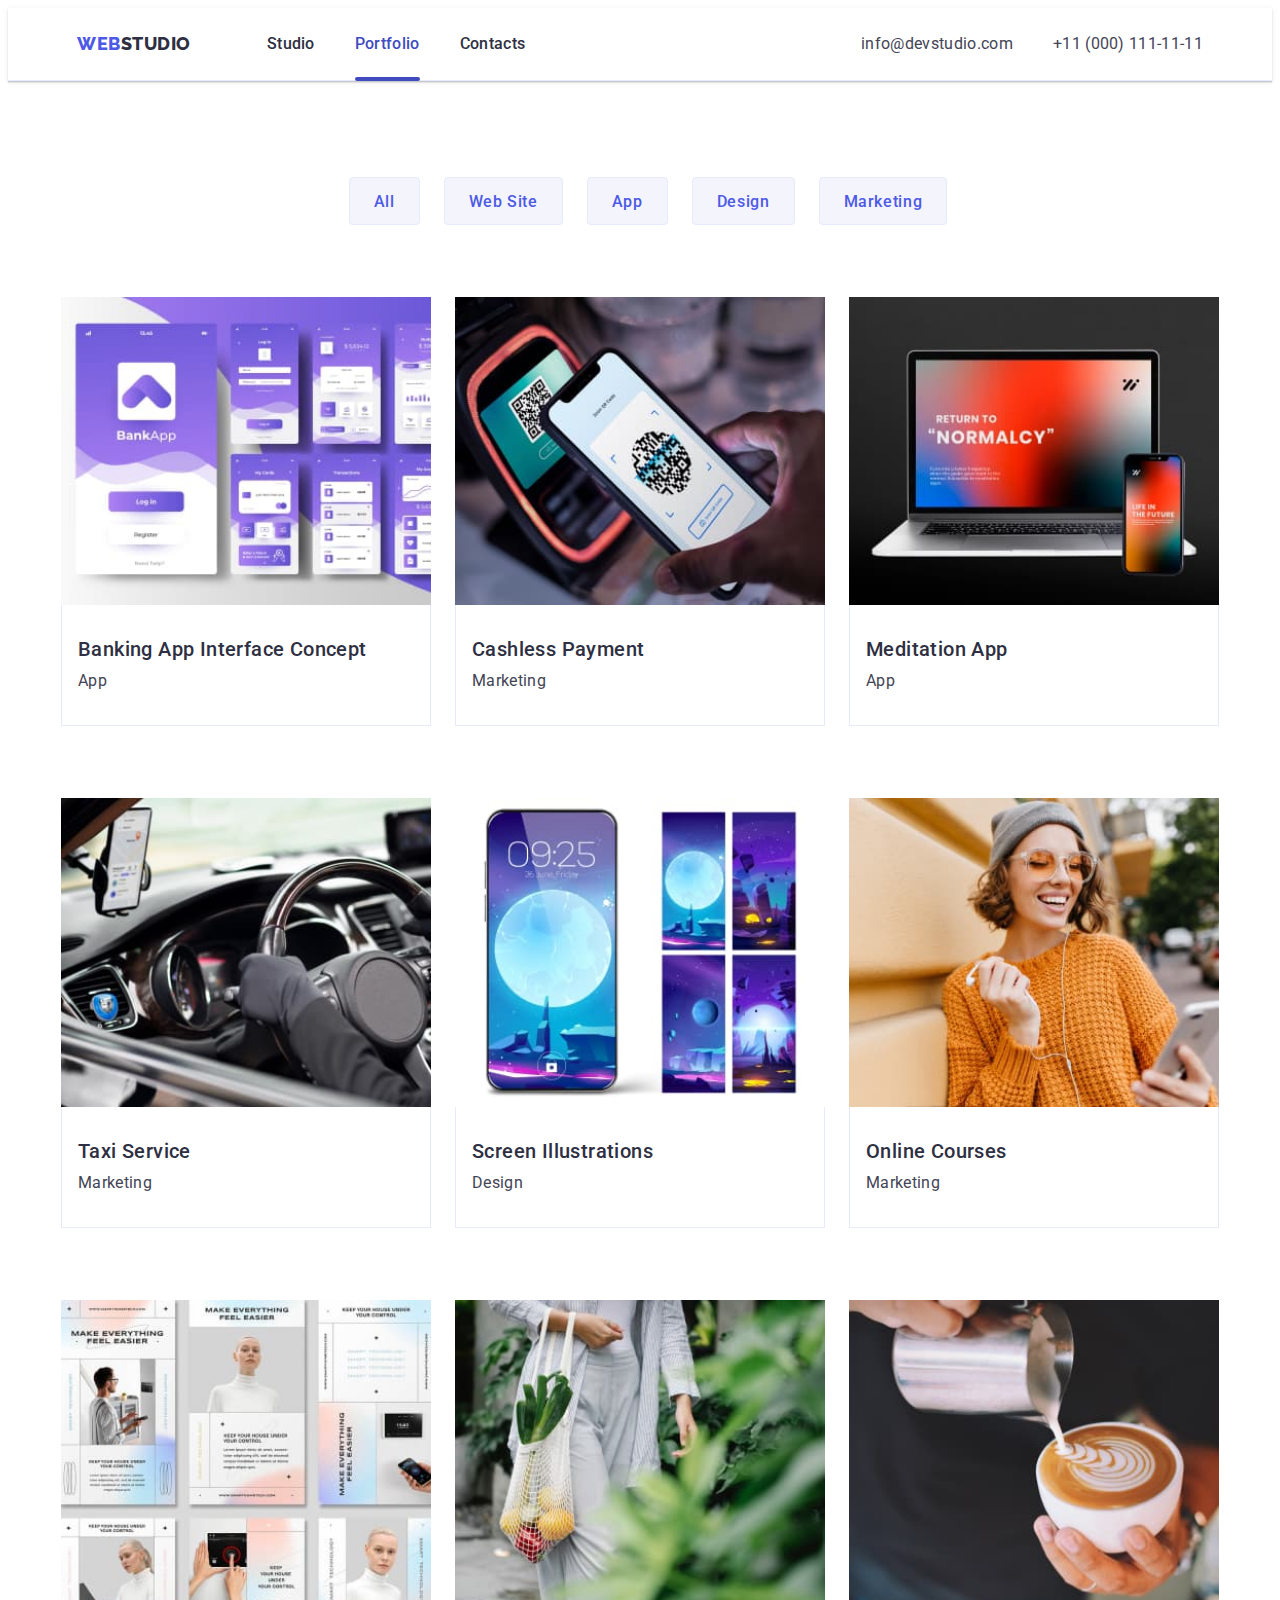
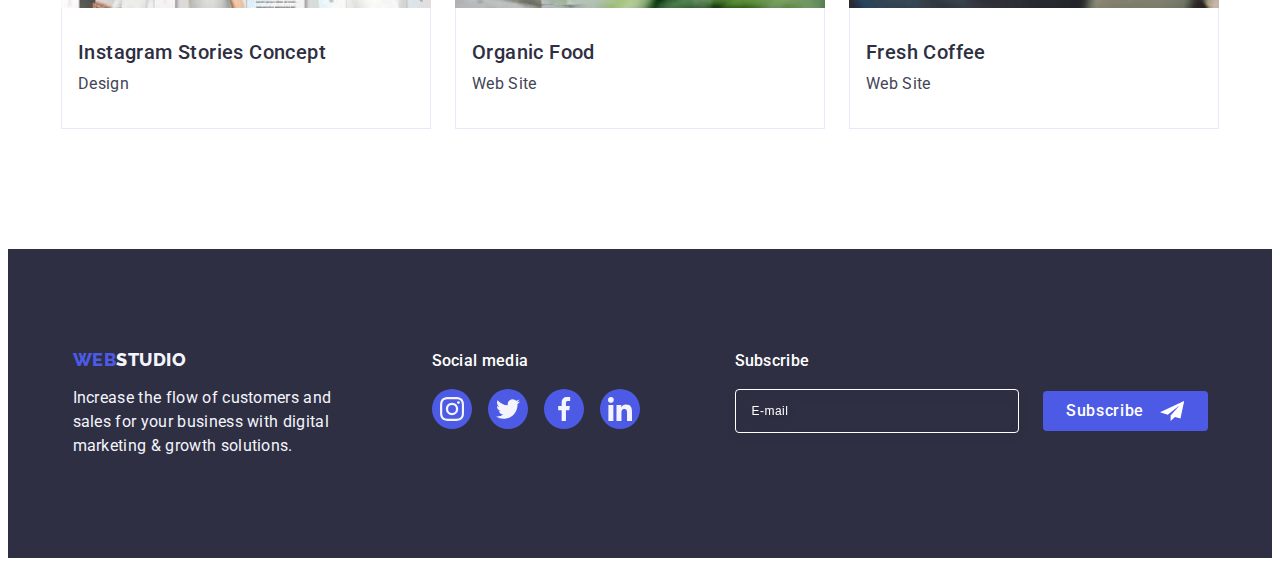
<file: portfolio.html>
<!DOCTYPE html>
<html lang="en">
  <head>
    <meta charset="UTF-8" />
    <meta http-equiv="X-UA-Compatible" content="IE=edge" />
    <meta name="viewport" content="width=device-width, initial-scale=1.0" />
    <link
      rel="stylesheet"
      href="https://cdnjs.cloudflare.com/ajax/libs/modern-normalize/2.0.0/modern-normalize.min.css"
      integrity="sha512-4xo8blKMVCiXpTaLzQSLSw3KFOVPWhm/TRtuPVc4WG6kUgjH6J03IBuG7JZPkcWMxJ5huwaBpOpnwYElP/m6wg=="
      crossorigin="anonymous"
      referrerpolicy="no-referrer"
    />
    <link rel="preconnect" href="https://fonts.googleapis.com" />
    <link rel="preconnect" href="https://fonts.gstatic.com" crossorigin />
    <link
      href="https://fonts.googleapis.com/css2?family=Montserrat:wght@400;700&family=Raleway:wght@800&family=Tangerine:wght@700&display=swap"
      rel="stylesheet"
    />
    <link
      href="https://fonts.googleapis.com/css2?family=Montserrat:wght@400;700&family=Roboto:wght@400;500;700&family=Tangerine:wght@700&display=swap"
      rel="stylesheet"
    />
    <link rel="stylesheet" href="./css/styles.css" />
    <title>Portfolio</title>
  </head>

  <body>
    <header class="hed">
      <div class="main-hed container">
        <nav class="logo-hed">
          <a class="logo link-head" href="./index.html"
            >Web<span class="part-logo">Studio</span></a
          >

          <ul class="list">
            <li>
              <a class="list-menu link" href="./index.html">Studio</a>
            </li>
            <li>
              <a class="list-menu link current" href="./portfolio.html"
                >Portfolio</a
              >
            </li>
            <li>
              <a class="list-menu link" href="">Contacts</a>
            </li>
          </ul>
        </nav>
        <address class="text-add">
          <ul class="list">
            <li>
              <a class="list-contacts link" href="mailto:info@devstudio.com"
                >info@devstudio.com</a
              >
            </li>
            <li>
              <a class="list-contacts link" href="tel:+110001111111"
                >+11 (000) 111-11-11</a
              >
            </li>
          </ul>
        </address>
      </div>
    </header>
    <main>
      <section class="main-text">
        <div class="container">
          <h1 class="visually-hidden">Buttons</h1>
          <ul class="list but">
            <li>
              <button class="hero-port" type="button">All</button>
            </li>
            <li>
              <button class="hero-port" type="button">Web Site</button>
            </li>
            <li>
              <button class="hero-port" type="button">App</button>
            </li>
            <li>
              <button class="hero-port" type="button">Design</button>
            </li>
            <li>
              <button class="hero-port" type="button">Marketing</button>
            </li>
          </ul>

          <ul class="list main">
            <li class="list-name-portfolio link">
              <a class="link-card-portfolio" href="">
                <div class="container-hidden">
                  <img
                    src="./images/hw02-1.jpg"
                    width="360"
                    height="300"
                    alt="Banking App"
                  />

                  <p class="hidden-text">
                    14 Stylish and User-Friendly App Design Concepts · Task
                    Manager App · Calorie Tracker App · Exotic Fruit Ecommerce
                    App · Cloud Storage App
                  </p>
                </div>
                <div class="bord">
                  <h2 class="name-header">Banking App Interface Concept</h2>
                  <p class="text-header">App</p>
                </div>
              </a>
            </li>
            <li class="list-name-portfolio link">
              <a class="link-card-portfolio" href="">
                <div class="container-hidden">
                  <img
                    src="./images/hw02-2.jpg"
                    width="360"
                    height="300"
                    alt="Cashless Payment"
                  />
                  <p class="hidden-text">
                    14 Stylish and User-Friendly App Design Concepts · Task
                    Manager App · Calorie Tracker App · Exotic Fruit Ecommerce
                    App · Cloud Storage App
                  </p>
                </div>
                <div class="bord">
                  <h2 class="name-header">Cashless Payment</h2>
                  <p class="text-header">Marketing</p>
                </div>
              </a>
            </li>
            <li class="list-name-portfolio link">
              <a class="link-card-portfolio" href="">
                <div class="container-hidden">
                  <img
                    src="./images/hw02-3.jpg"
                    width="360"
                    height="300"
                    alt="Meditation App"
                  />
                  <p class="hidden-text">
                    14 Stylish and User-Friendly App Design Concepts · Task
                    Manager App · Calorie Tracker App · Exotic Fruit Ecommerce
                    App · Cloud Storage App
                  </p>
                </div>
                <div class="bord">
                  <h2 class="name-header">Meditation App</h2>
                  <p class="text-header">App</p>
                </div>
              </a>
            </li>
            <li class="list-name-portfolio link">
              <a class="link-card-portfolio" href="">
                <div class="container-hidden">
                  <img
                    src="./images/hw02-4.jpg"
                    width="360"
                    height="300"
                    alt="Taxi Service"
                  />
                  <p class="hidden-text">
                    14 Stylish and User-Friendly App Design Concepts · Task
                    Manager App · Calorie Tracker App · Exotic Fruit Ecommerce
                    App · Cloud Storage App
                  </p>
                </div>
                <div class="bord">
                  <h2 class="name-header">Taxi Service</h2>
                  <p class="text-header">Marketing</p>
                </div>
              </a>
            </li>
            <li class="list-name-portfolio link">
              <a class="link-card-portfolio" href="">
                <div class="container-hidden">
                  <img
                    src="./images/hw02-5.jpg"
                    width="360"
                    height="300"
                    alt="Screen Illustrations"
                  />
                  <p class="hidden-text">
                    14 Stylish and User-Friendly App Design Concepts · Task
                    Manager App · Calorie Tracker App · Exotic Fruit Ecommerce
                    App · Cloud Storage App
                  </p>
                </div>
                <div class="bord">
                  <h2 class="name-header">Screen Illustrations</h2>
                  <p class="text-header">Design</p>
                </div>
              </a>
            </li>
            <li class="list-name-portfolio link">
              <a class="link-card-portfolio" href="">
                <div class="container-hidden">
                  <img
                    src="./images/hw02-6.jpg"
                    width="360"
                    height="300"
                    alt="Online Courses"
                  />
                  <p class="hidden-text">
                    14 Stylish and User-Friendly App Design Concepts · Task
                    Manager App · Calorie Tracker App · Exotic Fruit Ecommerce
                    App · Cloud Storage App
                  </p>
                </div>
                <div class="bord">
                  <h2 class="name-header">Online Courses</h2>
                  <p class="text-header">Marketing</p>
                </div>
              </a>
            </li>
            <li class="list-name-portfolio link">
              <a class="link-card-portfolio" href="">
                <div class="container-hidden">
                  <img
                    src="./images/hw02-7.jpg"
                    width="360"
                    height="300"
                    alt="Instagram Stories"
                  />
                  <p class="hidden-text">
                    14 Stylish and User-Friendly App Design Concepts · Task
                    Manager App · Calorie Tracker App · Exotic Fruit Ecommerce
                    App · Cloud Storage App
                  </p>
                </div>
                <div class="bord">
                  <h2 class="name-header">Instagram Stories Concept</h2>
                  <p class="text-header">Design</p>
                </div>
              </a>
            </li>
            <li class="list-name-portfolio link">
              <a class="link-card-portfolio" href="">
                <div class="container-hidden">
                  <img
                    src="./images/hw02-8.jpg"
                    width="360"
                    height="300"
                    alt="Organic Food"
                  />
                  <p class="hidden-text">
                    14 Stylish and User-Friendly App Design Concepts · Task
                    Manager App · Calorie Tracker App · Exotic Fruit Ecommerce
                    App · Cloud Storage App
                  </p>
                </div>
                <div class="bord">
                  <h2 class="name-header">Organic Food</h2>
                  <p class="text-header">Web Site</p>
                </div>
              </a>
            </li>
            <li class="list-name-portfolio link">
              <a class="link-card-portfolio" href="">
                <div class="container-hidden">
                  <img
                    src="./images/hw02-9.jpg"
                    width="360"
                    height="300"
                    alt="Fresh Coffee"
                  />
                  <p class="hidden-text">
                    14 Stylish and User-Friendly App Design Concepts · Task
                    Manager App · Calorie Tracker App · Exotic Fruit Ecommerce
                    App · Cloud Storage App
                  </p>
                </div>
                <div class="bord">
                  <h2 class="name-header">Fresh Coffee</h2>
                  <p class="text-header">Web Site</p>
                </div>
              </a>
            </li>
          </ul>
        </div>
      </section>
    </main>
    <footer class="foot-sect">
      <div class="container foot">
        <div class="foot-one">
          <a class="logo link" href="./index.html"
            >Web<span class="foot-part-logo">Studio</span></a
          >
          <p class="text-footer">
            Increase the flow of customers and sales for your business with
            digital marketing & growth solutions.
          </p>
        </div>
        <div class="foot-two">
          <p class="foot-two-text">Social media</p>
          <ul class="link-foot">
            <li class="foot-icon">
              <a class="foot-icon-link" href="">
                <svg class="foot-two-icon" width="24" height="24">
                  <use href="./images/icons.svg#icon-instagram"></use>
                </svg>
              </a>
            </li>
            <li class="foot-icon">
              <a class="foot-icon-link" href="">
                <svg class="foot-two-icon" width="24" height="24">
                  <use href="./images/icons.svg#icon-twitter"></use>
                </svg>
              </a>
            </li>
            <li class="foot-icon">
              <a class="foot-icon-link" href="">
                <svg class="foot-two-icon" width="24" height="24">
                  <use href="./images/icons.svg#icon-facebook"></use>
                </svg>
              </a>
            </li>
            <li class="foot-icon">
              <a class="foot-icon-link" href="">
                <svg class="foot-two-icon" width="24" height="24">
                  <use href="./images/icons.svg#icon-linkedin"></use>
                </svg>
              </a>
            </li>
          </ul>
        </div>
        <div class="container-subscribe">
          <p class="text-subscribe">Subscribe</p>
          <form class="form-subscribe">
            <label class="label-subscribe">
              <input
                name="subscribe"
                type="email"
                placeholder="E-mail"
                class="input-subscribe"
            /></label>
            <button type="submit" class="button-subscribe">
              Subscribe
              <svg class="svg-subscribe" width="24" height="24">
                <use href="./images/icons.svg#icon-send"></use>
              </svg>
            </button>
          </form>
        </div>
      </div>
    </footer>
  </body>
</html>
</file>
<file: css/styles.css>
/*---------General-----------------*/
:root {
  --color-grey: #434455;
  --color-blue: #4d5ae5;
  --color-darkgrey: #2e2f42;
  --color-button: #f4f4fd;
  --color-dark-blue: #404bbf;
  --color-white: #ffffff;
  --color-light-grey: #8e8f99;
}

body {
  font-family: 'Roboto', sans-serif;
  color: var(--color-grey);
  background-color: var(--color-white);
}

.visually-hidden {
  position: absolute;
  width: 1px;
  height: 1px;
  margin: -1px;
  border: 0;
  padding: 0;
  white-space: nowrap;
  clip-path: inset(100%);
  clip: rect(0 0 0 0);
  overflow: hidden;
}

h1,
h2,
h3,
h4,
h5,
h6,
p {
  margin: 0;
}

.container {
  min-width: 320px;
  max-width: 1158px;
  margin: 0 auto;
  padding: 0 5px;
}

.link {
  text-decoration: none;
}

.list {
  list-style: none;
}

/* ------------Container Header----------*/
.hed {
  border-bottom: 1px solid #e7e9fc;
  box-shadow: 0px 2px 1px rgba(46, 47, 66, 0.08),
    0px 1px 1px rgba(46, 47, 66, 0.16), 0px 1px 6px rgba(46, 47, 66, 0.08);
}

header li,
address li {
  display: inline-block;
  flex-direction: row;
}

.main-hed {
  display: flex;
  align-items: center;
}

.logo-hed {
  display: flex;
  align-items: center;
}

.logo {
  font-family: 'Raleway', sans-serif;
  font-weight: 800;
  font-size: 18px;
  line-height: 1.17;
  letter-spacing: 0.03em;
  text-transform: uppercase;
  color: var(--color-blue);
}

.part-logo {
  color: var(--color-darkgrey);
}

.hed .list {
  display: none;
  gap: 40px;
}

.list-menu {
  display: block;
  font-weight: 500;
  font-size: 16px;
  line-height: 1.5;
  letter-spacing: 0.02em;
  color: var(--color-darkgrey);
  padding: 24px 0;
}

.list-menu.link {
  position: relative;
  transition: color 250ms cubic-bezier(0.4, 0, 0.2, 1);
}

.current::after {
  content: '';
  position: absolute;
  left: 0;
  bottom: -1px;
  height: 4px;
  background-color: var(--color-dark-blue);
  border-radius: 2px;
  display: block;
  width: 100%;
}

.current {
  color: var(--color-dark-blue);
}

.list-menu:hover,
.list-menu:focus {
  color: var(--color-dark-blue);
}

.list-contacts {
  font-size: 16px;
  line-height: 1.5;
  letter-spacing: 0.02em;
  color: var(--color-grey);
  transition: color 250ms cubic-bezier(0.4, 0, 0.2, 1);
}

.list-contacts:hover,
.list-contacts:focus {
  color: var(--color-dark-blue);
}

.name-header {
  font-weight: 500;
  font-size: 20px;
  line-height: 1.2;
  letter-spacing: 0.02em;
  color: var(--color-darkgrey);
  margin-bottom: 8px;
}

.text-header {
  font-size: 16px;
  line-height: 1.5;
  letter-spacing: 0.02em;
  color: var(--color-grey);
}

.foot-part-logo {
  color: var(--color-button);
}

.hero {
  padding-top: 112px;
  padding-bottom: 112px;
  margin: 0;
  max-width: 1440px;
  background-image: linear-gradient(
      to bottom,
      rgba(46, 47, 66, 0.7),
      rgba(46, 47, 66, 0.7)
    ),
    url(../images/hero-phone.jpg);
  position: relative;
  background-repeat: no-repeat;
  background-position: center;
  background-size: cover;
}

@media (min-resolution: 192dpi) {
  .hero {
    background-image: linear-gradient(
        to bottom,
        rgba(46, 47, 66, 0.7),
        rgba(46, 47, 66, 0.7)
      ),
      url(../images/hero-phone-2x.jpg);
    background-repeat: no-repeat;
    background-position: center;
    background-size: cover;
  }
}

.header-one {
  font-family: 'Roboto';
  font-size: 36px;
  letter-spacing: 0.72px;
  text-align: center;
  color: var(--color-white);
  line-height: 1.07;
  max-width: 496px;
  margin-left: auto;
  margin-right: auto;
}

/*section 2 */

.advantages-icons {
  /* display: flex; */
  display: none;
  align-items: center;
  justify-content: center;
  height: 112px;
  background-color: #f4f4fd;
  border-radius: 4px;
  margin-bottom: 8px;
}

.section-two {
  padding-top: 96px;
  padding-bottom: 96px;
}

.section-two .list {
  display: flex;
  flex-wrap: wrap;
  gap: 72px;
  width: 100%;
  margin: 0 auto;
}

.list-advantages {
  /* width: calc((100% - 72px) / 4); */
  min-width: 320px;
}

.header-three {
  /* section 2 and section 3 */
  font-family: 'Roboto' sans-serif;
  font-weight: 700;
  font-size: 36px;
  letter-spacing: 0.02em;
  line-height: 40px;
  color: var(--color-darkgrey);
  margin-bottom: 8px;
  text-align: center;
}

.advantages-text {
  line-height: 24px;
  letter-spacing: 0.02em;
  font-weight: 500;
  font-size: 16px;
  color: #434455;
}

/*section 3 */

.section-three {
  display: none;
}

.header-two {
  font-family: 'Roboto' sans-serif;
  font-size: 36px;
  letter-spacing: 0.02em;
  line-height: 1.11;
  text-align: center;
  text-transform: capitalize;
  color: var(--color-darkgrey);
  margin-bottom: 72px;
}

.list-three {
  width: calc((100% - 48px) / 3);
}

img {
  margin: 0;
  width: 100%;
  height: auto;
  padding: 0;
  display: block;
}

/*section 4 */
.section-four {
  background-color: var(--color-button);

  display: flex;
  flex-direction: row;
  padding-bottom: 0;
  padding-top: 96px;
}

.section-four .list {
  margin-top: 72px;
  padding: 0;

  display: block;
  width: 100%;
  text-align: center;
}

.section-four .list-name {
  text-align: center;
  width: calc((100% - 72px) / 4);
  border-radius: 0px 0px 4px 4px;
  background-color: var(--color-white);
  box-shadow: 0 2px 1px rgba(46, 47, 66, 0.08), 0 1px 1px rgba(46, 47, 66, 0.16),
    0 1px 6px rgba(46, 47, 66, 0.08);
}

.section-four .container {
  max-width: 296px;
}

.section-four .list-name {
  min-width: 264px;
  margin-bottom: 72px;
  margin: auto;
}

.section-four .list-name img {
  margin: 0;
  width: 100%;
  height: auto;
}

.worker {
  padding: 32px 0;
}

.header-worker {
  font-weight: 500;
  text-align: center;
  margin-bottom: 8px;
}

.worker-text {
  text-align: center;
}

.list-name-portfolio {
  background-color: var(--color-white);
  margin: 0 auto;
}

.link-card-portfolio {
  text-decoration: none;
  display: block;
  box-shadow: 0 2px 1px rgba(46, 47, 66, 0.08), 0 1px 1px rgba(46, 47, 66, 0.16),
    0 1px 6px rgba(46, 47, 66, 0.08);
}

.link-card-portfolio:hover,
.link-card-portfolio:focus {
  box-shadow: 0 2px 1px rgba(46, 47, 66, 0.08), 0 1px 1px rgba(46, 47, 66, 0.16),
    0 1px 6px rgba(46, 47, 66, 0.08);
  transition: box-shadow 250ms cubic-bezier(0.4, 0, 0.2, 1);
}

.button {
  font-family: 'Roboto', sans-serif;
  font-weight: 500;
  font-size: 16px;
  line-height: 24px;
  letter-spacing: 0.04em;
  background-color: var(--color-blue);
  color: var(--color-white);
  cursor: pointer;
  padding: 0;
  margin-top: 48px;
  margin-right: auto;
  margin-bottom: auto;
  margin-left: auto;
  min-width: 169px;
  height: 56px;
  border: none;
  box-shadow: 0px 4px 4px rgba(0, 0, 0, 0.15);
  border-radius: 4px;
  gap: 10px;
  display: block;
  transition: background-color 250ms cubic-bezier(0.4, 0, 0.2, 1);
}

.button:hover,
.button:focus {
  background-color: var(--color-dark-blue);
}

.text-add {
  font-style: normal;
  margin-left: auto;
}

.text-add .list {
  display: none;
  gap: 40px;
}

.list {
  list-style: none;
  padding-left: 0;
  margin: 0;
}

ul {
  list-style-type: none;
}

/* footer */

.foot-sect {
  background-color: var(--color-darkgrey);
  padding: 100px 0;
}

.text-footer {
  color: var(--color-button);
  letter-spacing: 0.02em;
  font-weight: 400;
  font-size: 16px;
  line-height: 24px;
  max-width: 264px;
}

.foot-sect .logo.link {
  display: block;
  text-align: center;
  margin-bottom: 17.5px;
}

.logo.link-head {
  display: inline-block;
  font-family: 'Raleway', sans-serif;
  font-weight: 800;
  font-size: 18px;
  line-height: 1.17;
  letter-spacing: 0.03em;
  text-transform: uppercase;
  text-decoration: none;
  color: var(--color-blue);
  margin-right: 76px;
  margin-left: 16px;
}

.part-logo {
  color: var(--color-darkgrey);
}

.foot-part-logo {
  color: var(--color-button);
}

/* portfolio */
.list.main {
  display: flex;
  flex-direction: column;
  gap: 48px;
}

.container .but {
  display: flex;
  flex-wrap: wrap;
  gap: 24px;
  margin-bottom: 72px;
  margin-left: 16px;
}

.hero-port {
  font-family: 'Roboto', sans-serif;
  font-weight: 500;
  font-size: 16px;
  line-height: 1.5;
  letter-spacing: 0.04em;
  color: var(--color-blue);
  background-color: var(--color-button);
  cursor: pointer;
  margin: 0;
  height: 48px;
  border: 1px solid #e7e9fc;
  border-radius: 4px;
  padding-top: 12px;
  padding-bottom: 12px;
  padding-left: 24px;
  padding-right: 24px;
  transition: color 250ms cubic-bezier(0.4, 0, 0.2, 1),
    background-color 250ms cubic-bezier(0.4, 0, 0.2, 1),
    border-color 250ms cubic-bezier(0.4, 0, 0.2, 1),
    box-shadow 250ms cubic-bezier(0.4, 0, 0.2, 1);
}

.hero-port:hover,
.hero-port:focus {
  border: 1px solid transparent;
  color: var(--color-white);
  background-color: var(--color-dark-blue);
  box-shadow: 0px 3px 1px rgba(0, 0, 0, 0.1), 0px 2px 1px rgba(0, 0, 0, 0.08),
    0px 2px 2px rgba(0, 0, 0, 0.12);
}

.bord {
  border: 1px solid #e7e9fc;
  border-top: none;
  padding: 32px 16px;
}

.main-text {
  padding: 96px 0 120px 0;
}

.customers-list {
  display: flex;
  flex-wrap: wrap;
  column-gap: 16px;
  row-gap: 72px;
  margin: 0;
  padding: 0;
}

.item-customers {
  width: calc((100% - 16px) / 2);
  height: 88px;
}

.customers-link {
  color: #8e8f99;
  border: 1px solid #8e8f99;
  border-radius: 4px;
  width: 100%;
  height: 100%;
  display: flex;
  align-items: center;
  justify-content: center;
}

.section-five {
  padding-top: 96px;
  padding-bottom: 96px;
}

.header-customers {
  font-family: 'Roboto' sans-serif;
  font-size: 36px;
  letter-spacing: 0.02em;
  line-height: 1.11;
  text-align: center;
  text-transform: capitalize;
  color: var(--color-darkgrey);
  margin-bottom: 72px;
}

.customers-link:hover,
.customers-link:focus {
  color: var(--color-dark-blue);
  border-color: var(--color-dark-blue);
  transition: border-color 250ms cubic-bezier(0.4, 0, 0.2, 1),
    color 250ms cubic-bezier(0.4, 0, 0.2, 1);
}

.link-icon {
  fill: currentColor;
}

.worker-icon {
  display: flex;
  margin: 0;
}

.all-icon {
  background-color: var(--color-blue);
  width: 100%;
  height: 100%;
  display: flex;
  align-items: center;
  justify-content: center;
  border-radius: 50%;
  transition: background-color 250ms cubic-bezier(0.4, 0, 0.2, 1);
}

.one-icon {
  width: 40px;
  height: 40px;
}

.list-icon {
  gap: 24px;
  display: flex;
  justify-content: center;
  padding: 8px 16px 0 16px;
}

.worker-icon {
  fill: var(--color-button);
}

.all-icon:hover,
.all-icon:focus {
  background-color: var(--color-dark-blue);
}

.foot-one {
  margin-right: 120px;
}

.container.foot {
  display: flex;
  flex-direction: column;
  gap: 72px;
}
.foot-two-text {
  line-height: 1.5;
  font-weight: 500;
  font-size: 16px;
  color: #ffffff;
  margin-bottom: 16px;
  letter-spacing: 0.02em;
  text-align: center;
}

.link-foot {
  display: flex;
  gap: 16px;
  margin: 0;
  padding: 0;
}

.foot-icon {
  width: calc((100% - 48px) / 3);
  width: 40px;

  height: 40px;
}

.foot-icon-link {
  display: flex;
  background-color: #4d5ae5;
  width: 100%;
  height: 100%;
  align-items: center;
  justify-content: center;
  border-radius: 50%;
}

.foot-icon-link:hover,
.foot-icon-link:focus {
  background-color: #31d0aa;
  transition: background-color 250ms cubic-bezier(0.4, 0, 0.2, 1);
}

.foot-two-icon {
  fill: var(--color-button);
}

/* ------- Portfolio overlay --------*/

.container-hidden {
  position: relative;
  overflow: hidden;
}

.container-hidden:hover .hidden-text,
.container-hidden:focus .hidden-text {
  transform: translateX(0);
  background-color: #4d5ae5;
}

.link-card-portfolio:focus .hidden-text {
  transform: translateY(0%);
}

.hidden-text {
  position: absolute;
  top: 0;
  line-height: 1.5;
  letter-spacing: 0.02em;
  color: var(--color-button);
  font-weight: 400;
  font-size: 16px;
  padding: 40px 32px;
  transform: translateY(0%);
  background-color: #4d5ae5;
  height: 100%;
  width: 100%;
  transform: translateY(100%);
  transition: transform 250ms cubic-bezier(0.4, 0, 0.2, 1);
}

/* ----- Subscribe -------*/
.foot-two,
.foot-one,
.container-subscribe {
  margin: 0 auto;
}
.text-subscribe {
  margin-bottom: 16px;
  font-weight: 500;
  font-size: 16px;
  line-height: 1.5;
  letter-spacing: 0.02em;
  color: #ffffff;
  text-align: center;
}

.form-subscribe {
  flex-direction: column;
  display: flex;
  gap: 24px;
}

.input-subscribe {
  width: 398px;
  height: 40px;
  border: 1px solid #ffffff;
  background-color: transparent;
  font-size: 12px;
  line-height: 1.5;
  letter-spacing: 0.04em;
  padding-left: 16px;
  filter: drop-shadow(0px 4px 4px rgba(0, 0, 0, 0.15));
  border-radius: 4px;
  color: #ffffff;
}

.input-subscribe::placeholder {
  color: #ffffff;
}

.button-subscribe {
  width: 165px;
  height: 40px;
  display: flex;
  justify-content: center;
  align-items: center;
  font-family: 'Roboto', sans-serif;
  font-size: 16px;
  font-weight: 500;
  line-height: 1.5;
  letter-spacing: 0.04em;
  color: #ffffff;
  cursor: pointer;
  background-color: #4d5ae5;
  border: none;
  border-radius: 4px;
  margin: auto;
}

.svg-subscribe {
  margin-left: 16px;
}

/* ------ Modal Window ----- */
.button-close {
  position: absolute;
  top: 24px;
  right: 24px;
  width: 24px;
  height: 24px;
  border-radius: 50%;
  display: flex;
  align-items: center;
  justify-content: center;
  background-color: #e7e9fc;
  border: 1px solid rgba(0, 0, 0, 0.1);
  padding: 0;
  cursor: pointer;
  transition: background-color 250ms cubic-bezier(0.4, 0, 0.2, 1),
    border 250ms cubic-bezier(0.4, 0, 0.2, 1);
}

.icon-modal {
  transition: fill 250ms cubic-bezier(0.4, 0, 0.2, 1);
}

.button-close:focus,
.button-close:hover {
  background-color: var(--color-dark-blue);
  border: none;
  fill: #ffffff;
}

.is-hidden {
  visibility: hidden;
  opacity: 0;
  pointer-events: none;
}

.backdrop {
  position: fixed;
  left: 50%;
  top: 50%;
  transform: translate(-50%, -50%);
  background-color: rgba(46, 47, 66, 0.4);
  width: 100%;
  height: 100%;
  transition: opacity 250ms cubic-bezier(0.4, 0, 0.2, 1),
    visibility 250ms cubic-bezier(0.4, 0, 0.2, 1);
}

.modal {
  position: relative;
  top: 50%;
  left: 50%;
  transform: translate(-50%, -50%);
  width: 408px;
  min-height: 584px;
  background: #fcfcfc;
  box-shadow: 0px 1px 1px rgba(0, 0, 0, 0.14), 0px 1px 3px rgba(0, 0, 0, 0.12),
    0px 2px 1px rgba(0, 0, 0, 0.2);
  border-radius: 4px;
  transition: transform 250ms cubic-bezier(0.4, 0, 0.2, 1);
  padding: 72px 24px 24px 24px;
}

.header-modal {
  font-size: 16px;
  font-weight: 500;
  line-height: 24px;
  text-align: center;
  margin-bottom: 16px;
  letter-spacing: 0.02em;
  color: var(--color-darkgrey);
}

.input-modal {
  width: 100%;
  height: 40px;
  border: 1px solid rgba(46, 47, 66, 0.4);
  border-radius: 4px;
  background-color: transparent;
  padding-left: 38px;
  outline: transparent;
  transition: border-color 250ms cubic-bezier(0.4, 0, 0.2, 1);
}

.input-modal:focus {
  border-color: #4d5ae5;
}

.icon-input {
  position: absolute;
  left: 16px;
  top: 50%;
  transform: translateY(-50%);
  transition: fill 250ms cubic-bezier(0.4, 0, 0.2, 1);
  fill: #2e2f42;
}

.input-modal:focus-within + .icon-input {
  fill: #4d5ae5;
}

.input-svg {
  position: relative;
}

.container-form {
  margin-bottom: 8px;
}

.label-form {
  font-size: 12px;
  line-height: 1.17;
  letter-spacing: 0.04em;
  color: var(--color-light-grey);
  display: block;
  margin-bottom: 4px;
}

.textarea-modal {
  width: 100%;
  height: 120px;
  font-size: 12px;
  line-height: 1.17;
  letter-spacing: 0.04em;
  color: rgba(46, 47, 66, 0.4);
  border: 1px solid rgba(46, 47, 66, 0.4);
  border-radius: 4px;
  background-color: transparent;
  padding: 8px 16px;
  outline: transparent;
  resize: none;
  transition: border-color 250ms cubic-bezier(0.4, 0, 0.2, 1);
}

.textarea-modal:focus {
  border-color: #4d5ae5;
}
.checkbox-container {
  margin-bottom: 24px;
}

.checkbox-form {
  font-size: 12px;
  line-height: 1.17;
  letter-spacing: 0.04em;
  color: var(--color-light-grey);
}

.checkbox-span {
  width: 16px;
  height: 16px;
  border: 1px solid rgba(46, 47, 66, 0.4);
  border-radius: 2px;
  transition: background-color 250ms cubic-bezier(0.4, 0, 0.2, 1),
    border 250ms cubic-bezier(0.4, 0, 0.2, 1),
    fill 250ms cubic-bezier(0.4, 0, 0.2, 1);
  display: inline-flex;
  align-items: center;
  justify-content: center;
  fill: transparent;
  margin-right: 8px;
}
.checkbox-input:focus + .checkbox-form > .checkbox-span {
  border-color: #4d5ae5;
  transition: border 250ms cubic-bezier(0.4, 0, 0.2, 1);
}
.checkbox-input:checked + .checkbox-form > .checkbox-span {
  background-color: var(--color-dark-blue);
  border: none;
  fill: var(--color-button);
}

.privacy-policy {
  color: var(--color-blue);
}

.button-modal {
  display: block;
  min-width: 169px;
  height: 56px;
  font-family: 'Roboto', sans-serif;
  font-size: 16px;
  font-weight: 500;
  line-height: 1.5;
  letter-spacing: 0.04em;
  color: #ffffff;
  cursor: pointer;
  background-color: #4d5ae5;
  border: none;
  border-radius: 4px;
  transition: background-color 250ms cubic-bezier(0.4, 0, 0.2, 1);
  margin: auto;
}

.container-comment {
  margin-bottom: 16px;
}

/*----------Mobile Menu-------------*/
.menu-toggle {
  display: flex;
  align-items: center;
  justify-content: center;

  margin: 0;
  padding: 0;
  background-color: transparent;
  cursor: pointer;
  border: none;
  border-radius: 50%;
  outline: none;
}

.js-close-menu {
  width: 26px;
  height: 26px;
  border-radius: 50%;

  border: 1px solid #e7e9fc;
  padding: 0;
  margin-top: 24px;
  margin-right: 24px;
  position: relative;
  left: 30px;
}

.button-close-mobile {
  display: flex;
  justify-content: end;
}

.menu-toggle:hover,
.menu-toggle:focus {
  background-color: rgba(0, 0, 0, 0.1);
}

.button-menu-hamburger {
  fill: black;
}

.mobile-menu {
  padding: 0;
  list-style: none;
  display: flex;
  flex-direction: column;
  gap: 40px;
  /* margin: 32px 0 284px 0; */
}

.mobile-menu-link {
  font-weight: 700;
  font-size: 36px;
  display: block;
  padding: 0;
  color: var(--color-darkgrey);
  text-decoration: none;
}

.mobile-menu-link:hover {
  color: var(--color-dark-blue);
}

.menu-container {
  position: fixed;
  top: 0;
  left: 0;
  width: 100vw;
  height: 100vh;
  padding: 0;
  background-color: #ffffff;
  z-index: 999;

  transform: translateX(100%);
  transition: transform 250ms ease-in-out;

}

.menu-container.is-open {
  transform: translateX(0);
  display: flex;
}

.contacts-mobile-menu-mail,
.contacts-mobile-menu-tel {
  text-decoration: none;
  font-style: normal;
  padding: 0;
}

.contacts-mobile-menu-tel {
  font-size: 36px;
  color: #4d5ae5;
  font-weight: 700;
  line-height: 40px;
  letter-spacing: 0.72px;
  text-transform: capitalize;
}

.contacts-mobile-menu-mail {
  font-size: 20px;
  font-family: Roboto;
  font-weight: 500;
  line-height: 24px;
  letter-spacing: 0.4px;
  color: #434455;
}

.list-address {
  padding: 0;
  display: flex;
  flex-direction: column;
  gap: 40px;
  margin: 0 0 48px 0;
}
.menu-mobile-container {
  padding-left: 40px;
  display: flex;
  flex-direction: column;
}

.mobile-menu-social-list {
  display: flex;
  gap: 56px;
  margin: 0 0 40px 0;
  padding: 0;
}

.contacts-social {
  margin-top: auto;
}

.mobile-menu-social-item {
  width: calc((100% - 168px) / 3);
  width: 40px;

  height: 40px;
}

.mobile-menu-social-link {
  display: flex;
  background-color: #4d5ae5;
  width: 100%;
  height: 100%;
  align-items: center;
  justify-content: center;
  border-radius: 50%;
}

.hamburger {
  color: var(--color-darkgrey);
  margin: 24px 16px 24px 0;
}

.current::after {
  content: '';
  position: absolute;
  left: 0;
  bottom: -1px;
  height: 4px;
  background-color: var(--color-dark-blue);
  border-radius: 2px;
  display: block;
  width: 100%;
}

.current {
  color: var(--color-dark-blue);
}

@media (max-width: 427px) {
  .header-one {
    max-width: 320px;
  }

  .mobile-menu-social-list {
    gap: 24px;
  }

  .contacts-mobile-menu-tel {
    font-size: 26px;
  }

  .input-subscribe {
    width: 290px;
  }

  .container {
    max-width: 427px;
  }

  .modal {
    max-width: 300px;
  }
}
@media (min-width: 768px) and (max-width: 1157px) {
  .section-two .list {
    display: flex;
    flex-direction: row;
    column-gap: 24px;
    row-gap: 72px;
    width: 100%;
  }

  .input-subscribe {
    width: 264px;
  }

  .section-two .list-advantages {
    width: calc((100% - 24px) / 2);
  }

  .section-four {
    padding-top: 96px;
    padding-bottom: 96px;
  }
  .section-four .header-two {
    margin: 0;
  }

  .section-four .list {
    margin: 0;
    padding-top: 72px;
    display: flex;
    flex-wrap: wrap;
    column-gap: 24px;
    row-gap: 64px;
  }

  .section-four .list-name {
    height: auto;
    width: calc((100% - 24px) / 2);
  }
  .container {
    min-width: 584px;
  }

  .customers-list {
    display: flex;
    flex-wrap: wrap;
    column-gap: 24px;
    row-gap: 72px;
    margin: 0;
  }

  .section-five .container {
    width: 584px;
  }

  .item-customers {
    width: calc((100% - 48px) / 3);
    height: 88px;
  }

  .form-subscribe {
    display: flex;
    gap: 24px;
    flex-direction: row;
  }

  .text-subscribe {
    text-align: start;
  }

  .container.foot {
    flex-direction: row;
    display: flex;
    flex-wrap: wrap;
    column-gap: 24px;
    row-gap: 72px;
    width: 584px;
  }
  .foot-one,
  .container-subscribe {
    margin: 0;
  }

  .foot-two {
    margin: 0;
  }

  .foot-two-text {
    text-align: start;
  }

  .hero {
    background-image: linear-gradient(
        to bottom,
        rgba(46, 47, 66, 0.7),
        rgba(46, 47, 66, 0.7)
      ),
      url(../images/hero-tab.jpg);
    position: relative;
    background-repeat: no-repeat;
    background-position: center;
    background-size: cover;
  }

  .header-one {
    font-size: 56px;
    font-family: Roboto;
    font-weight: 700;
    line-height: 60px;
    letter-spacing: 1.12px;
  }

  @media (min-resolution: 192dpi) {
    .hero {
      background-image: linear-gradient(
          to bottom,
          rgba(46, 47, 66, 0.7),
          rgba(46, 47, 66, 0.7)
        ),
        url(../images/hero-tab-2x.jpg);
      background-repeat: no-repeat;
      background-position: center;
      background-size: cover;
    }
  }
  .header-three {
    text-align: start;
  }

  .menu-toggle {
    display: none;
  }

  .hed .list {
    display: flex;
    gap: 40px;
  }

  .text-add .list {
    display: flex;
    flex-direction: column;
    gap: 12px;
    margin-right: 16px;
  }

  /*Potfolio*/

  .list.main {
    display: flex;
    flex-direction: row;
    flex-wrap: wrap;
    row-gap: 72px;
    column-gap: 24px;
  }

  .list-name-portfolio {
    width: calc((100% - 24px) / 2);
    margin: 0;
  }

  img {
    margin: 0;
    width: 100%;
    height: auto;
    padding: 0;
    display: block;
  }
  .container .but {
    display: flex;
    justify-content: center;
    gap: 24px;
    margin-bottom: 72px;
  }

  .foot-sect .logo.link {
    text-align: start;
  }

  .list-contacts {
    font-size: 12px;
    line-height: 14px;
  }
  .section-two {
    padding-top: 96px;
    padding-bottom: 96px;
  }

  .section-four .list-name {
    margin-bottom: 0;
  }

  .section-five {
    padding-top: 96px;
    padding-bottom: 96px;
  }
}

@media (min-width: 1158px) {
  .section-two .list {
    display: flex;
    flex-wrap: wrap;
    gap: 24px;
  }

  .button {
  }

  .list-advantages {
    width: calc((100% - 72px) / 4);
    min-width: 264px;
  }

  .advantages-icons {
    display: flex;
    align-items: center;
    justify-content: center;
    height: 112px;
    background-color: #f4f4fd;
    border-radius: 4px;
    margin-bottom: 8px;
  }

  .section-three {
    display: flex;
    padding-bottom: 120px;
  }

  .section-three .list {
    display: flex;
    padding: 0;
    gap: 24px;
  }

  .section-four {
    background-color: var(--color-button);
    padding-top: 120px;
    padding-bottom: 120px;
  }

  .section-four .list {
    display: flex;
    margin-top: 72px;
    padding: 0;
    justify-content: center;
    gap: 24px;
  }

  .section-four .list-name {
    text-align: center;
    width: calc((100% - 72px) / 4);
    border-radius: 0px 0px 4px 4px;
    background-color: var(--color-white);
    box-shadow: 0 2px 1px rgba(46, 47, 66, 0.08),
      0 1px 1px rgba(46, 47, 66, 0.16), 0 1px 6px rgba(46, 47, 66, 0.08);
    margin-bottom: 0;
  }
  .container {
    max-width: 1158px;
  }

  .customers-list {
    display: flex;
    gap: 24px;
    margin: 0;
    /* padding: 0 156px 0 156px; */
  }

  .item-customers {
    width: calc((100% - 120px) / 6);
    height: 88px;
  }
  .container.foot {
    display: flex;
    flex-direction: row;
    align-items: baseline;
  }

  .form-subscribe {
    display: flex;
    flex-direction: row;
    gap: 24px;
  }

  .foot-sect .logo.link {
    display: inline-block;
    flex-direction: column;
    margin-bottom: 16px;
  }

  .foot-two-text {
    text-align: start;
  }

  .text-subscribe {
    text-align: start;
  }

  .hero {
    background-image: linear-gradient(
        to bottom,
        rgba(46, 47, 66, 0.7),
        rgba(46, 47, 66, 0.7)
      ),
      url(../images/hero-desktop.jpg);
    position: relative;
    background-repeat: no-repeat;
    background-position: center;
    background-size: cover;
    padding-top: 188px;
    padding-bottom: 188px;
  }
  @media (min-resolution: 192dpi) {
    .hero {
      background-image: linear-gradient(
          to bottom,
          rgba(46, 47, 66, 0.7),
          rgba(46, 47, 66, 0.7)
        ),
        url(../images/hero-desktop-2x.jpg);
      background-repeat: no-repeat;
      background-position: center;
      background-size: cover;
    }
  }

  .header-one {
    font-size: 56px;
    font-family: 'Roboto';
    font-weight: 700;
    line-height: 60px;
    letter-spacing: 1.12px;
  }

  .header-three {
    font-size: 20px;
    font-family: 'Roboto';
    font-weight: 500;
    line-height: 24px;
    letter-spacing: 0.4px;
    text-align: start;
  }

  .advantages-text {
    font-size: 16px;
    font-family: 'Roboto';
    font-weight: normal;
    line-height: 24px;
    letter-spacing: 0.32px;
    color: #434455;
  }

  .menu-toggle {
    display: none;
  }

  .hed .list {
    display: flex;
    gap: 40px;
  }

  .text-add .list {
    display: flex;
    margin-right: 16px;
  }

  .input-subscribe {
    width: 264px;
  }

  /*Potfolio*/

  .list.main {
    display: flex;
    flex-direction: row;
    flex-wrap: wrap;
    row-gap: 72px;
    column-gap: 24px;
  }

  .list-name-portfolio {
    width: calc((100% - 48px) / 3);
    margin: 0;
  }

  img {
    margin: 0;
    width: 100%;
    height: auto;
    padding: 0;
    display: block;
  }

  .link-card-portfolio {
    box-shadow: none;
  }

  .link-card-portfolio:hover,
  .link-card-portfolio:focus {
    box-shadow: 0 2px 1px rgba(46, 47, 66, 0.08),
      0 1px 1px rgba(46, 47, 66, 0.16), 0 1px 6px rgba(46, 47, 66, 0.08);
    transition: box-shadow 250ms cubic-bezier(0.4, 0, 0.2, 1);
  }

  .container .but {
    display: flex;
    justify-content: center;
    gap: 24px;
    margin-bottom: 72px;
  }
}
</file>
